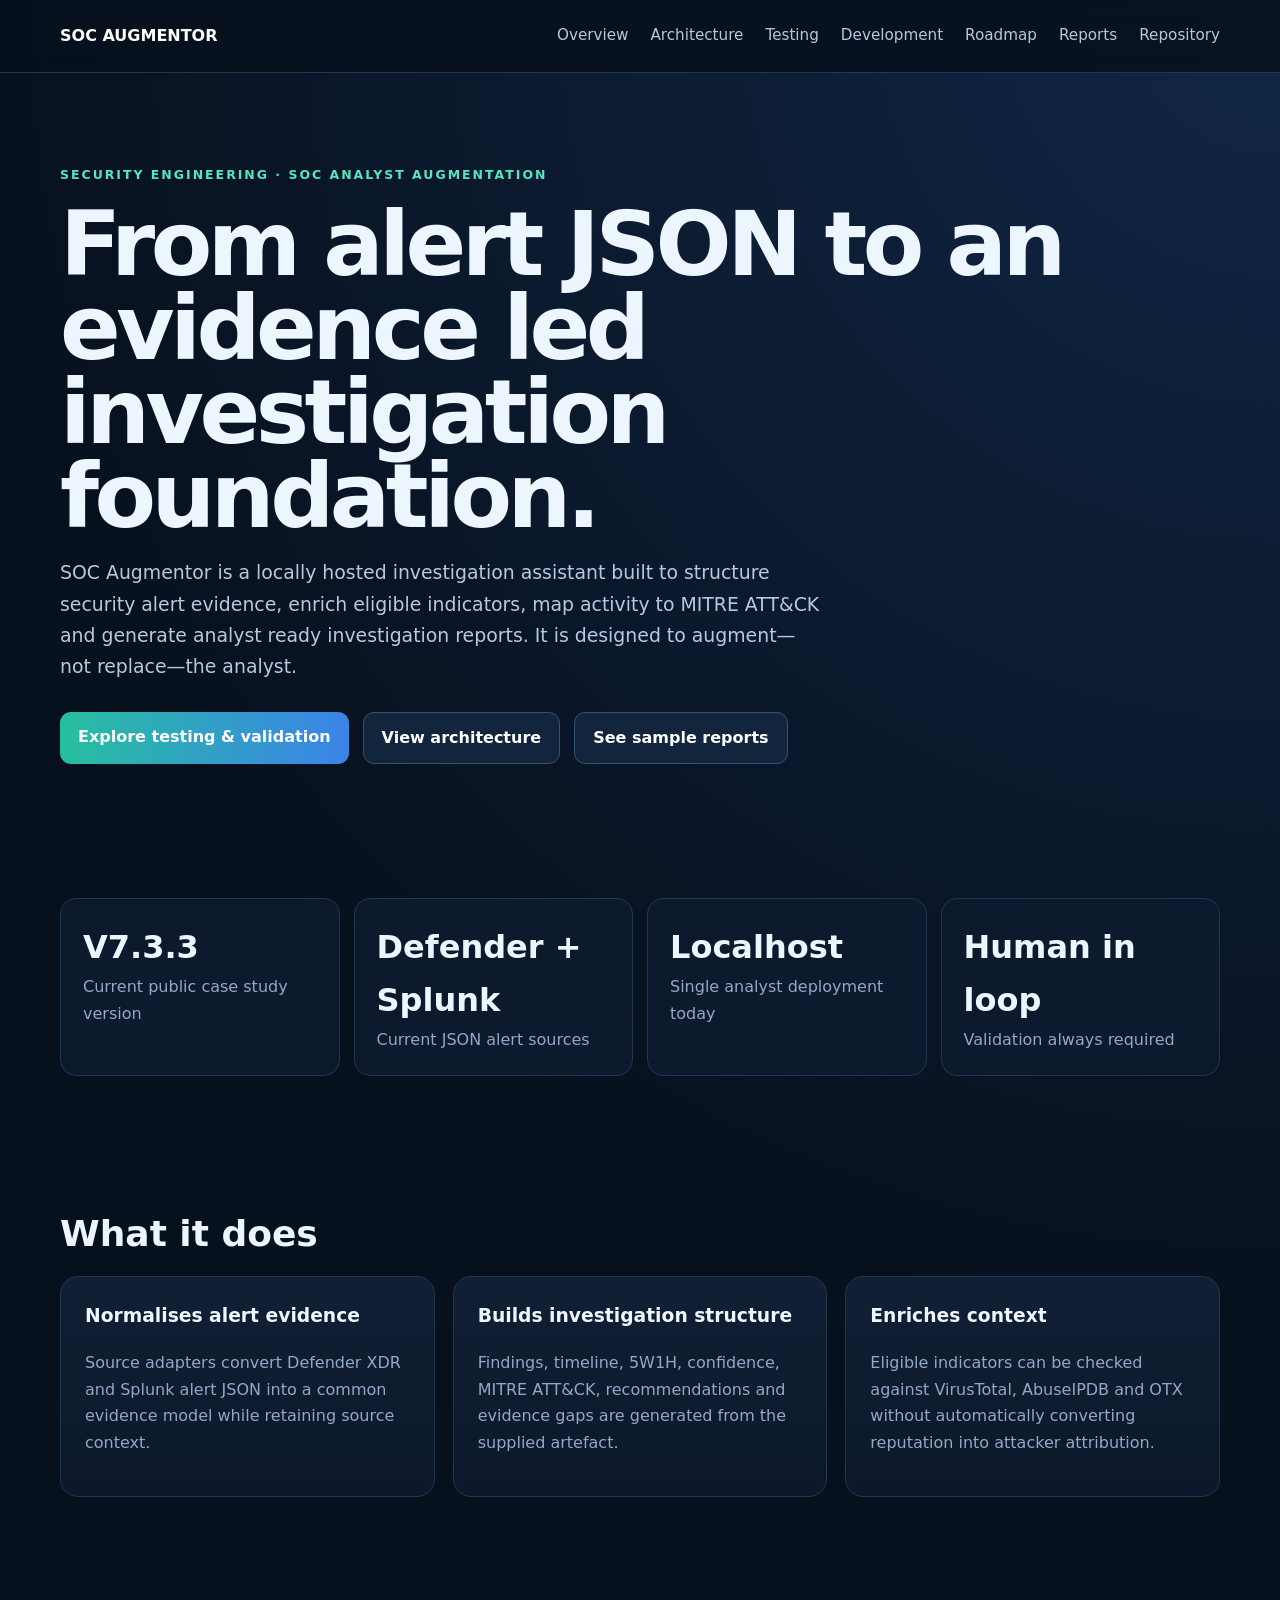
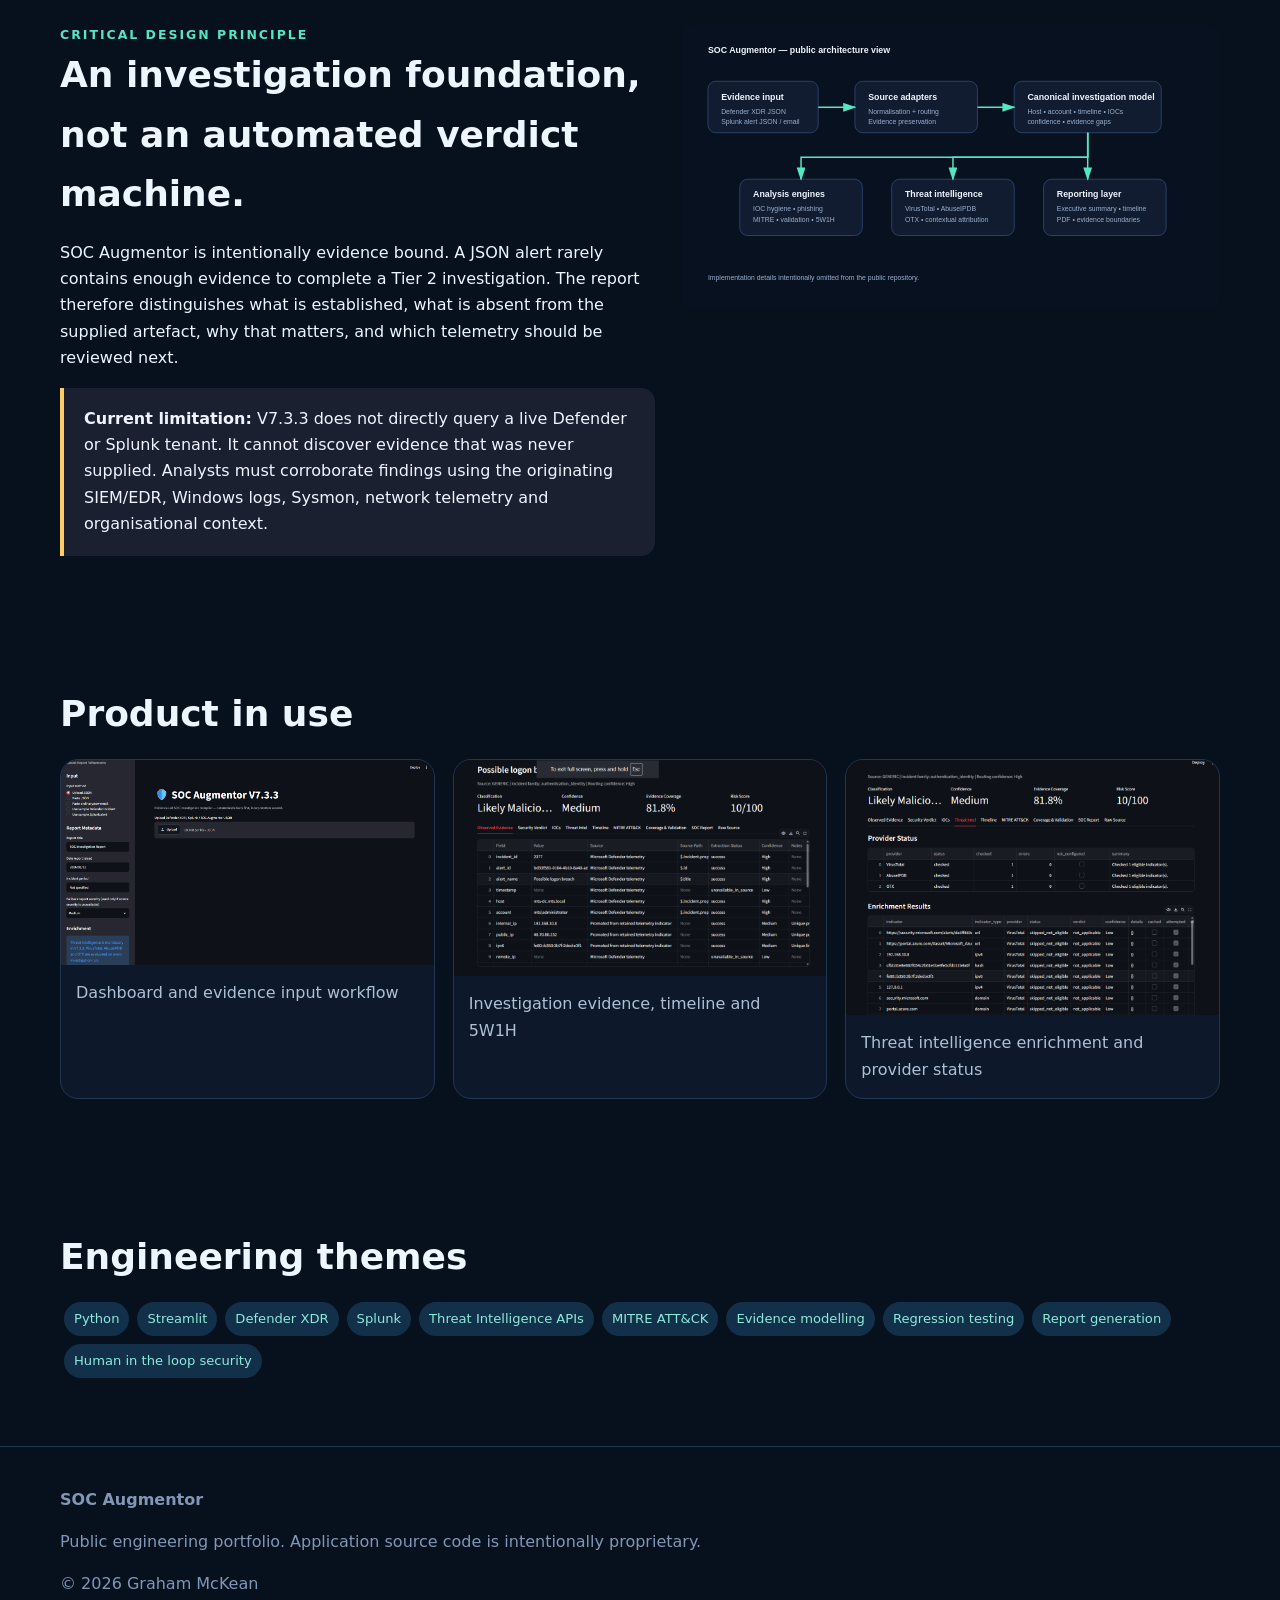
<file: index.html>
<!doctype html><html lang="en"><head><meta charset="utf-8"><meta name="viewport" content="width=device-width,initial-scale=1"><meta name="description" content="SOC Augmentor public engineering portfolio"><title>Overview | SOC Augmentor</title><link rel="stylesheet" href="assets/css/style.css"></head><body>
<nav><div class="wrap"><a class="brand" href="index.html">SOC AUGMENTOR</a><div class="navlinks"><a href="index.html">Overview</a><a href="architecture.html">Architecture</a><a href="testing.html">Testing</a><a href="development.html">Development</a><a href="roadmap.html">Roadmap</a><a href="reports.html">Reports</a><a href="https://github.com/grhmmckean33/soc-augmentor">Repository</a></div></div></nav>

<header class="hero"><div class="wrap"><div class="eyebrow">Security engineering · SOC analyst augmentation</div><h1>From alert JSON to an evidence led investigation foundation.</h1><p>SOC Augmentor is a locally hosted investigation assistant built to structure security alert evidence, enrich eligible indicators, map activity to MITRE ATT&CK and generate analyst ready investigation reports. It is designed to augment—not replace—the analyst.</p><div class="actions"><a class="btn primary" href="testing.html">Explore testing & validation</a><a class="btn" href="architecture.html">View architecture</a><a class="btn" href="reports.html">See sample reports</a></div></div></header>
<section><div class="wrap"><div class="kpis"><div class="kpi"><b>V7.3.3</b><span class="muted">Current public case study version</span></div><div class="kpi"><b>Defender + Splunk</b><span class="muted">Current JSON alert sources</span></div><div class="kpi"><b>Localhost</b><span class="muted">Single analyst deployment today</span></div><div class="kpi"><b>Human in loop</b><span class="muted">Validation always required</span></div></div></div></section>
<section><div class="wrap"><h2 class="section-title">What it does</h2><div class="grid"><div class="card"><h3>Normalises alert evidence</h3><p class="muted">Source adapters convert Defender XDR and Splunk alert JSON into a common evidence model while retaining source context.</p></div><div class="card"><h3>Builds investigation structure</h3><p class="muted">Findings, timeline, 5W1H, confidence, MITRE ATT&CK, recommendations and evidence gaps are generated from the supplied artefact.</p></div><div class="card"><h3>Enriches context</h3><p class="muted">Eligible indicators can be checked against VirusTotal, AbuseIPDB and OTX without automatically converting reputation into attacker attribution.</p></div></div></div></section>
<section><div class="wrap"><div class="two"><div><div class="eyebrow">Critical design principle</div><h2 class="section-title">An investigation foundation, not an automated verdict machine.</h2><p>SOC Augmentor is intentionally evidence bound. A JSON alert rarely contains enough evidence to complete a Tier 2 investigation. The report therefore distinguishes what is established, what is absent from the supplied artefact, why that matters, and which telemetry should be reviewed next.</p><div class="callout"><b>Current limitation:</b> V7.3.3 does not directly query a live Defender or Splunk tenant. It cannot discover evidence that was never supplied. Analysts must corroborate findings using the originating SIEM/EDR, Windows logs, Sysmon, network telemetry and organisational context.</div></div><img src="assets/img/architecture.svg" alt="SOC Augmentor architecture" style="width:100%"></div></div></section>
<section><div class="wrap"><h2 class="section-title">Product in use</h2><p class="muted"></p><div class="grid"><div class="shot"><img src="assets/screenshots/01-dashboard.png"><div class="cap">Dashboard and evidence input workflow</div></div><div class="shot"><img src="assets/screenshots/03-investigation-tabs.png"><div class="cap">Investigation evidence, timeline and 5W1H</div></div><div class="shot"><img src="assets/screenshots/04-threat-intel.png"><div class="cap">Threat intelligence enrichment and provider status</div></div></div></div></section>
<section><div class="wrap"><h2 class="section-title">Engineering themes</h2><div><span class="tag">Python</span><span class="tag">Streamlit</span><span class="tag">Defender XDR</span><span class="tag">Splunk</span><span class="tag">Threat Intelligence APIs</span><span class="tag">MITRE ATT&CK</span><span class="tag">Evidence modelling</span><span class="tag">Regression testing</span><span class="tag">Report generation</span><span class="tag">Human in the loop security</span></div></div></section>

<footer class="footer"><div class="wrap"><b>SOC Augmentor</b><p>Public engineering portfolio. Application source code is intentionally proprietary.</p><span>© <span data-year></span> Graham McKean</span></div></footer><script src="assets/js/main.js"></script></body></html>
</file>
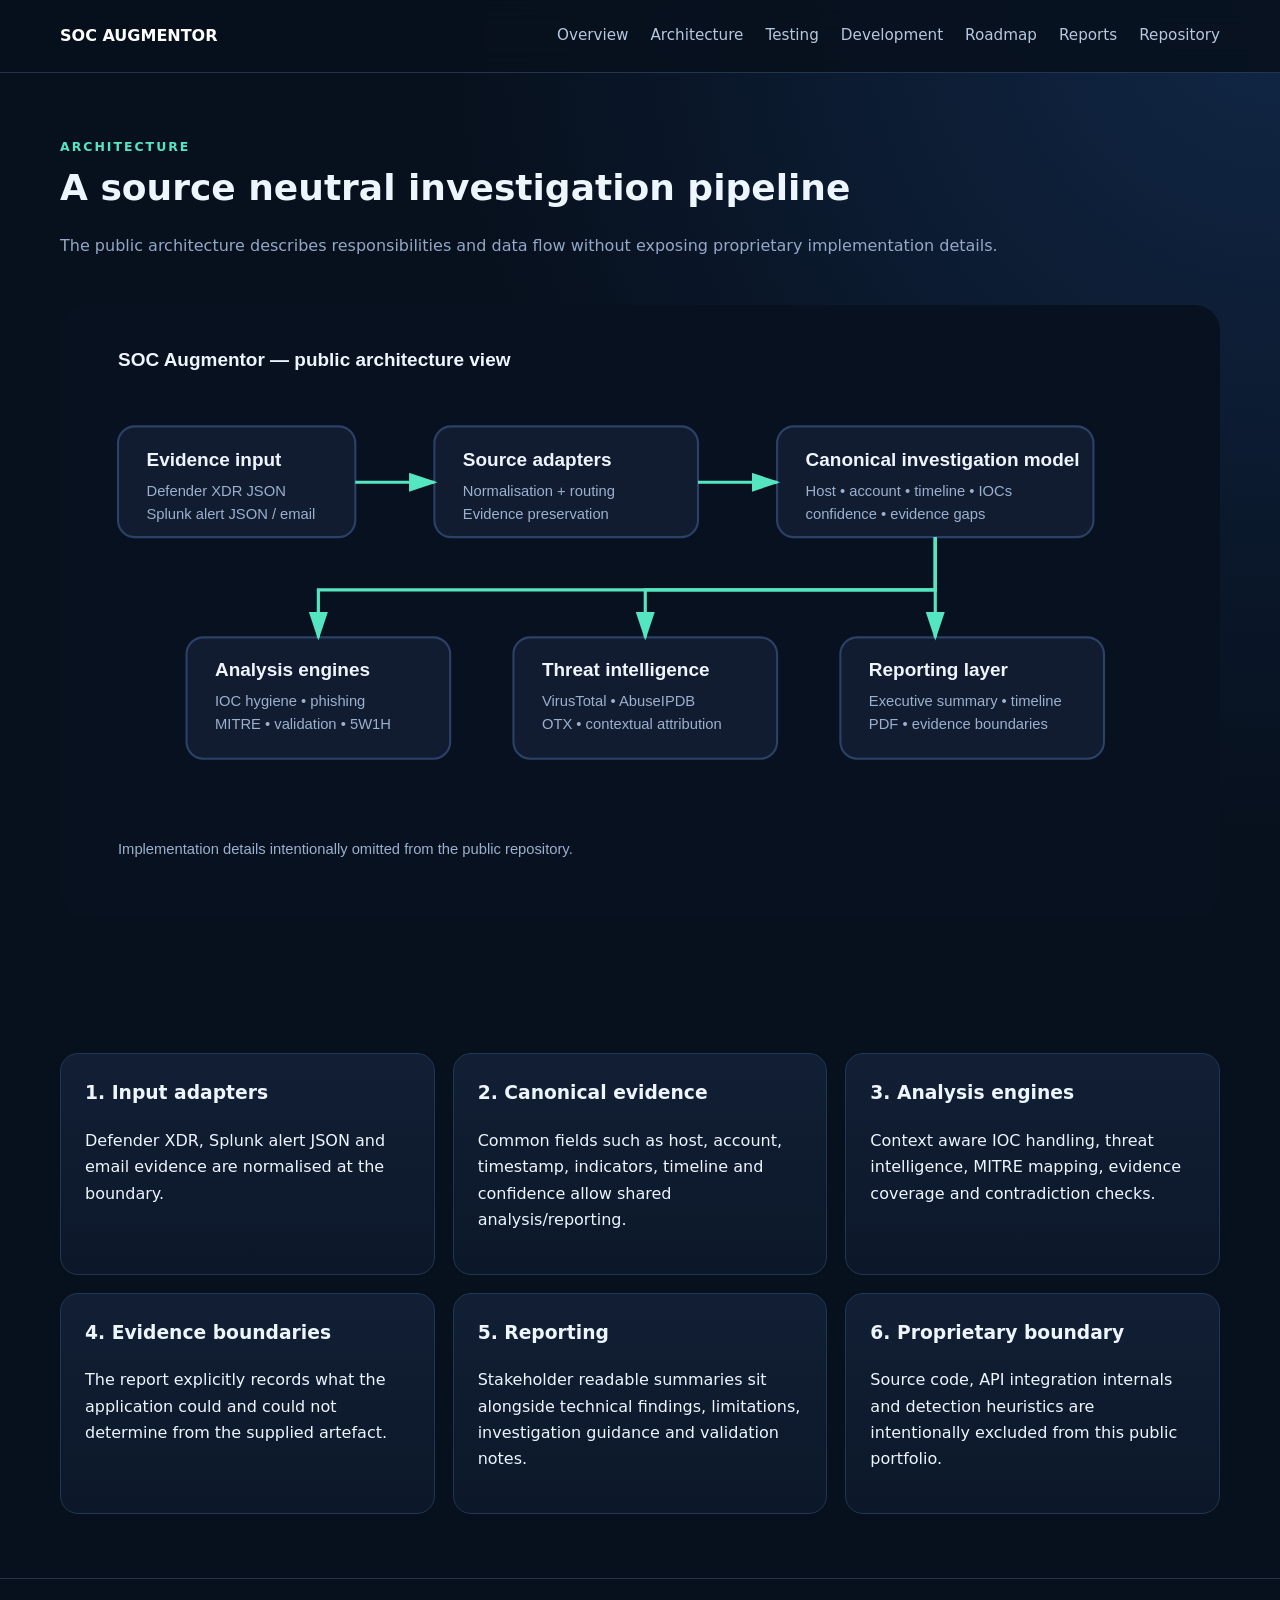
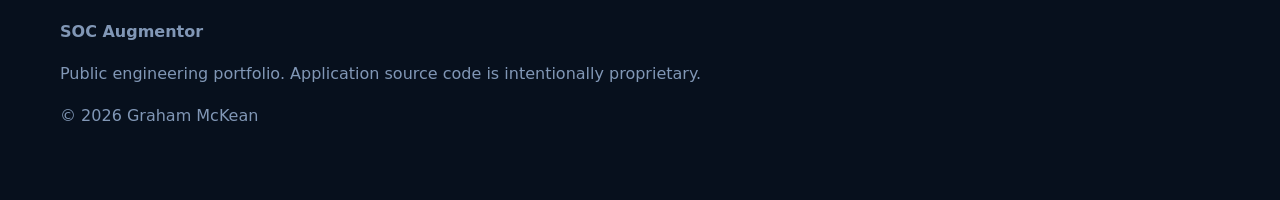
<file: architecture.html>
<!doctype html><html lang="en"><head><meta charset="utf-8"><meta name="viewport" content="width=device-width,initial-scale=1"><meta name="description" content="SOC Augmentor public engineering portfolio"><title>Architecture | SOC Augmentor</title><link rel="stylesheet" href="assets/css/style.css"></head><body>
<nav><div class="wrap"><a class="brand" href="index.html">SOC AUGMENTOR</a><div class="navlinks"><a href="index.html">Overview</a><a href="architecture.html">Architecture</a><a href="testing.html">Testing</a><a href="development.html">Development</a><a href="roadmap.html">Roadmap</a><a href="reports.html">Reports</a><a href="https://github.com/grhmmckean33/soc-augmentor">Repository</a></div></div></nav>
<main><section><div class="wrap"><div class="eyebrow">Architecture</div><h1 class="section-title">A source neutral investigation pipeline</h1><p class="muted">The public architecture describes responsibilities and data flow without exposing proprietary implementation details.</p><img src="assets/img/architecture.svg" style="width:100%;margin-top:30px"></div></section><section><div class="wrap"><div class="grid"><div class="card"><h3>1. Input adapters</h3><p>Defender XDR, Splunk alert JSON and email evidence are normalised at the boundary.</p></div><div class="card"><h3>2. Canonical evidence</h3><p>Common fields such as host, account, timestamp,  indicators, timeline and confidence allow shared analysis/reporting.</p></div><div class="card"><h3>3. Analysis engines</h3><p>Context aware IOC handling, threat intelligence, MITRE mapping, evidence coverage and contradiction checks.</p></div><div class="card"><h3>4. Evidence boundaries</h3><p>The report explicitly records what the application could and could not determine from the supplied artefact.</p></div><div class="card"><h3>5. Reporting</h3><p>Stakeholder readable summaries sit alongside technical findings, limitations, investigation guidance and validation notes.</p></div><div class="card"><h3>6. Proprietary boundary</h3><p>Source code, API integration internals and detection heuristics are intentionally excluded from this public portfolio.</p></div></div></div></section></main>
<footer class="footer"><div class="wrap"><b>SOC Augmentor</b><p>Public engineering portfolio. Application source code is intentionally proprietary.</p><span>© <span data-year></span> Graham McKean</span></div></footer><script src="assets/js/main.js"></script></body></html>
</file>
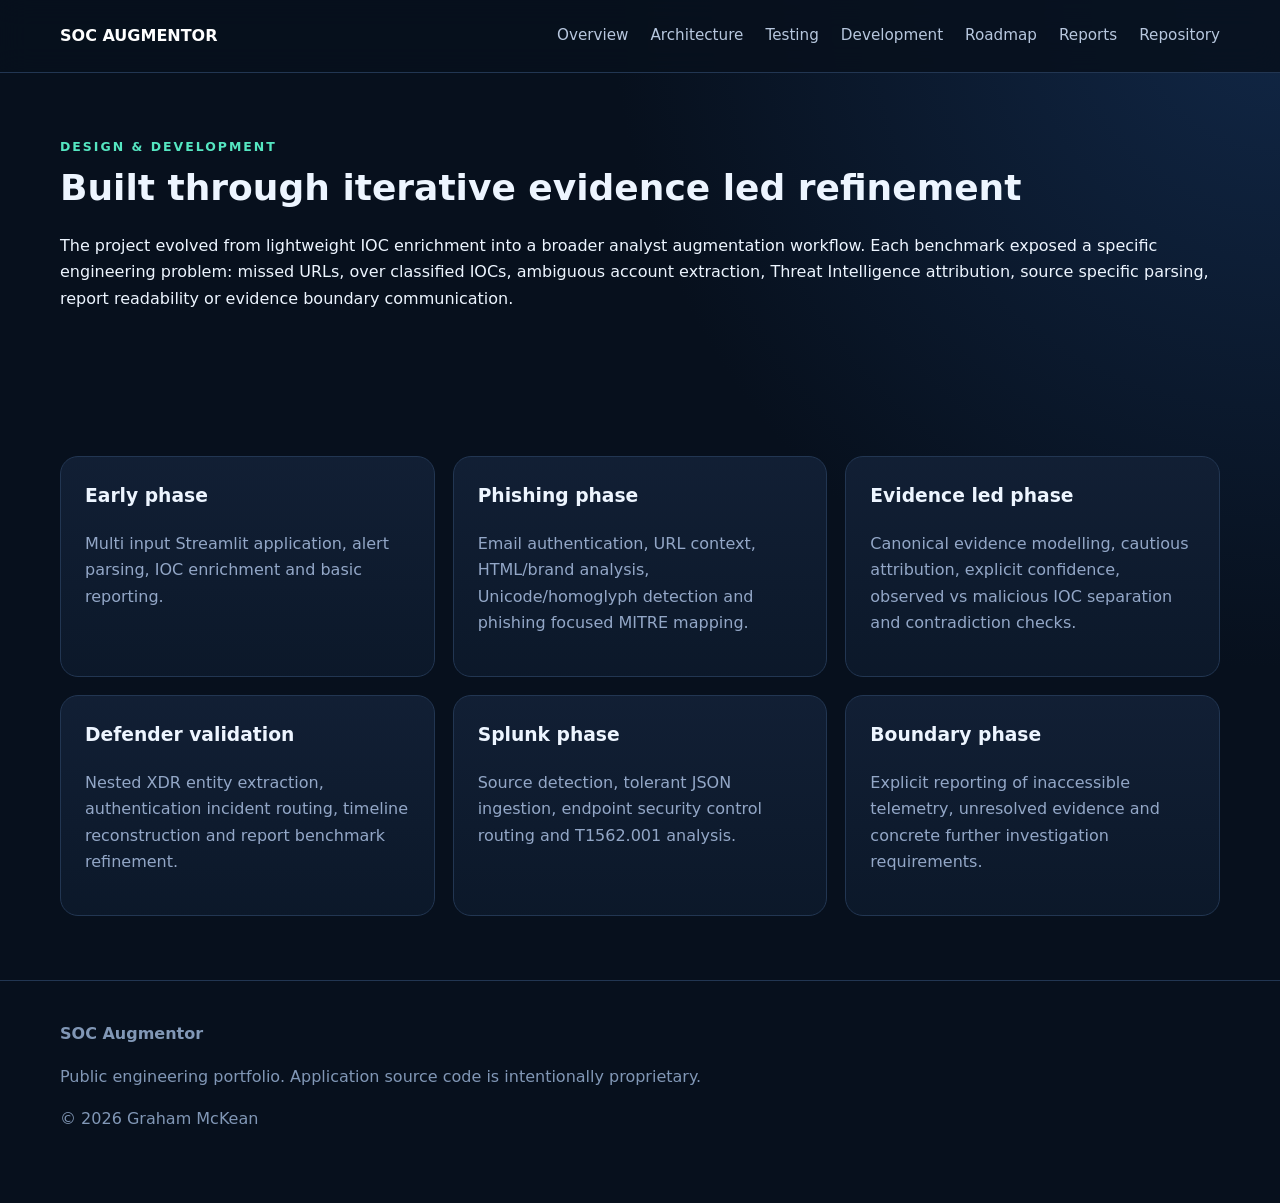
<file: development.html>
<!doctype html><html lang="en"><head><meta charset="utf-8"><meta name="viewport" content="width=device-width,initial-scale=1"><meta name="description" content="SOC Augmentor public engineering portfolio"><title>Development | SOC Augmentor</title><link rel="stylesheet" href="assets/css/style.css"></head><body>
<nav><div class="wrap"><a class="brand" href="index.html">SOC AUGMENTOR</a><div class="navlinks"><a href="index.html">Overview</a><a href="architecture.html">Architecture</a><a href="testing.html">Testing</a><a href="development.html">Development</a><a href="roadmap.html">Roadmap</a><a href="reports.html">Reports</a><a href="https://github.com/grhmmckean33/soc-augmentor">Repository</a></div></div></nav>
<main><section><div class="wrap"><div class="eyebrow">Design & development</div><h1 class="section-title">Built through iterative evidence led refinement</h1><p>The project evolved from lightweight IOC enrichment into a broader analyst augmentation workflow. Each benchmark exposed a specific engineering problem: missed URLs, over classified IOCs, ambiguous account extraction, Threat Intelligence attribution, source specific parsing, report readability or evidence boundary communication.</p></div></section><section><div class="wrap"><div class="grid"><div class="card"><h3>Early phase</h3><p class="muted">Multi input Streamlit application, alert parsing, IOC enrichment and basic reporting.</p></div><div class="card"><h3>Phishing phase</h3><p class="muted">Email authentication, URL context, HTML/brand analysis, Unicode/homoglyph detection and phishing focused MITRE mapping.</p></div><div class="card"><h3>Evidence led phase</h3><p class="muted">Canonical evidence modelling, cautious attribution, explicit confidence, observed vs malicious IOC separation and contradiction checks.</p></div><div class="card"><h3>Defender validation</h3><p class="muted">Nested XDR entity extraction, authentication incident routing, timeline reconstruction and report benchmark refinement.</p></div><div class="card"><h3>Splunk phase</h3><p class="muted">Source detection, tolerant JSON ingestion, endpoint security control routing and T1562.001 analysis.</p></div><div class="card"><h3>Boundary phase</h3><p class="muted">Explicit reporting of inaccessible telemetry, unresolved evidence and concrete further investigation requirements.</p></div></div></div></section></main>
<footer class="footer"><div class="wrap"><b>SOC Augmentor</b><p>Public engineering portfolio. Application source code is intentionally proprietary.</p><span>© <span data-year></span> Graham McKean</span></div></footer><script src="assets/js/main.js"></script></body></html>
</file>
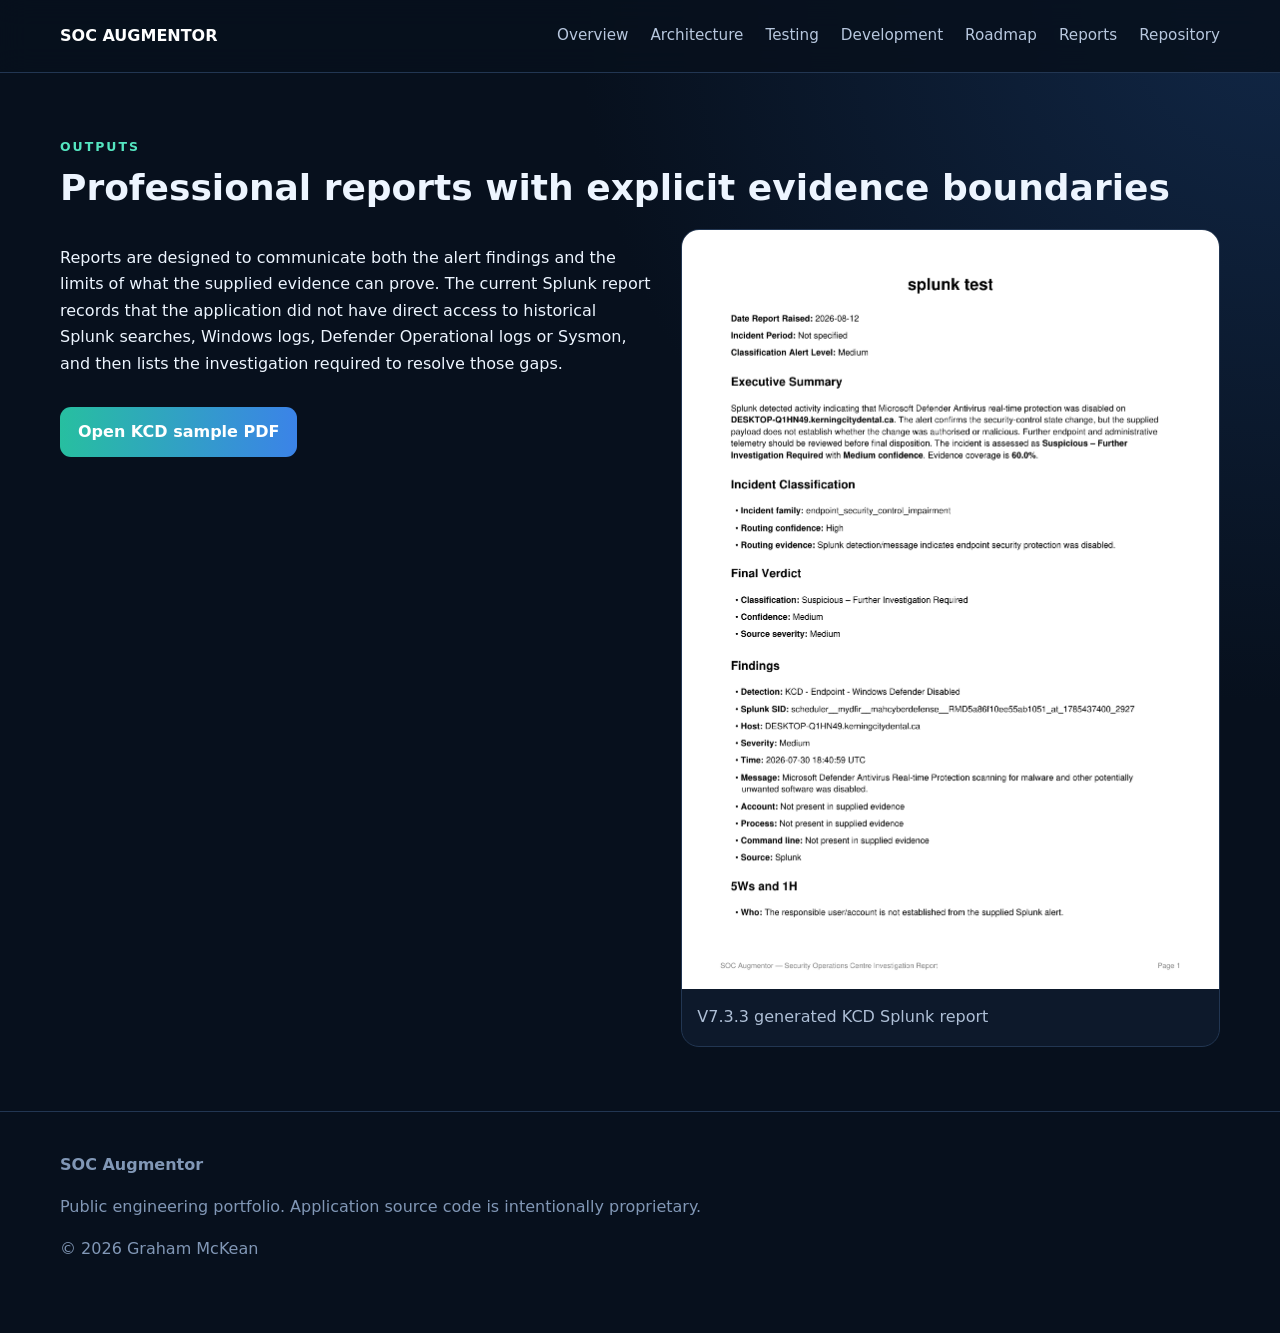
<file: reports.html>
<!doctype html><html lang="en"><head><meta charset="utf-8"><meta name="viewport" content="width=device-width,initial-scale=1"><meta name="description" content="SOC Augmentor public engineering portfolio"><title>Reports | SOC Augmentor</title><link rel="stylesheet" href="assets/css/style.css"></head><body>
<nav><div class="wrap"><a class="brand" href="index.html">SOC AUGMENTOR</a><div class="navlinks"><a href="index.html">Overview</a><a href="architecture.html">Architecture</a><a href="testing.html">Testing</a><a href="development.html">Development</a><a href="roadmap.html">Roadmap</a><a href="reports.html">Reports</a><a href="https://github.com/grhmmckean33/soc-augmentor">Repository</a></div></div></nav>
<main><section><div class="wrap"><div class="eyebrow">Outputs</div><h1 class="section-title">Professional reports with explicit evidence boundaries</h1><div class="two"><div><p>Reports are designed to communicate both the alert findings and the limits of what the supplied evidence can prove. The current Splunk report records that the application did not have direct access to historical Splunk searches, Windows logs, Defender Operational logs or Sysmon, and then lists the investigation required to resolve those gaps.</p><div class="actions"><a class="btn primary" href="reports/KCD-Splunk-Alert-SOC-Augmentor-V7.3.3.pdf">Open KCD sample PDF</a></div></div><div class="shot"><img src="assets/img/generated-report.png" onerror="this.style.display='none'"><div class="cap">V7.3.3 generated KCD Splunk report</div></div></div></div></section></main>
<footer class="footer"><div class="wrap"><b>SOC Augmentor</b><p>Public engineering portfolio. Application source code is intentionally proprietary.</p><span>© <span data-year></span> Graham McKean</span></div></footer><script src="assets/js/main.js"></script></body></html>
</file>
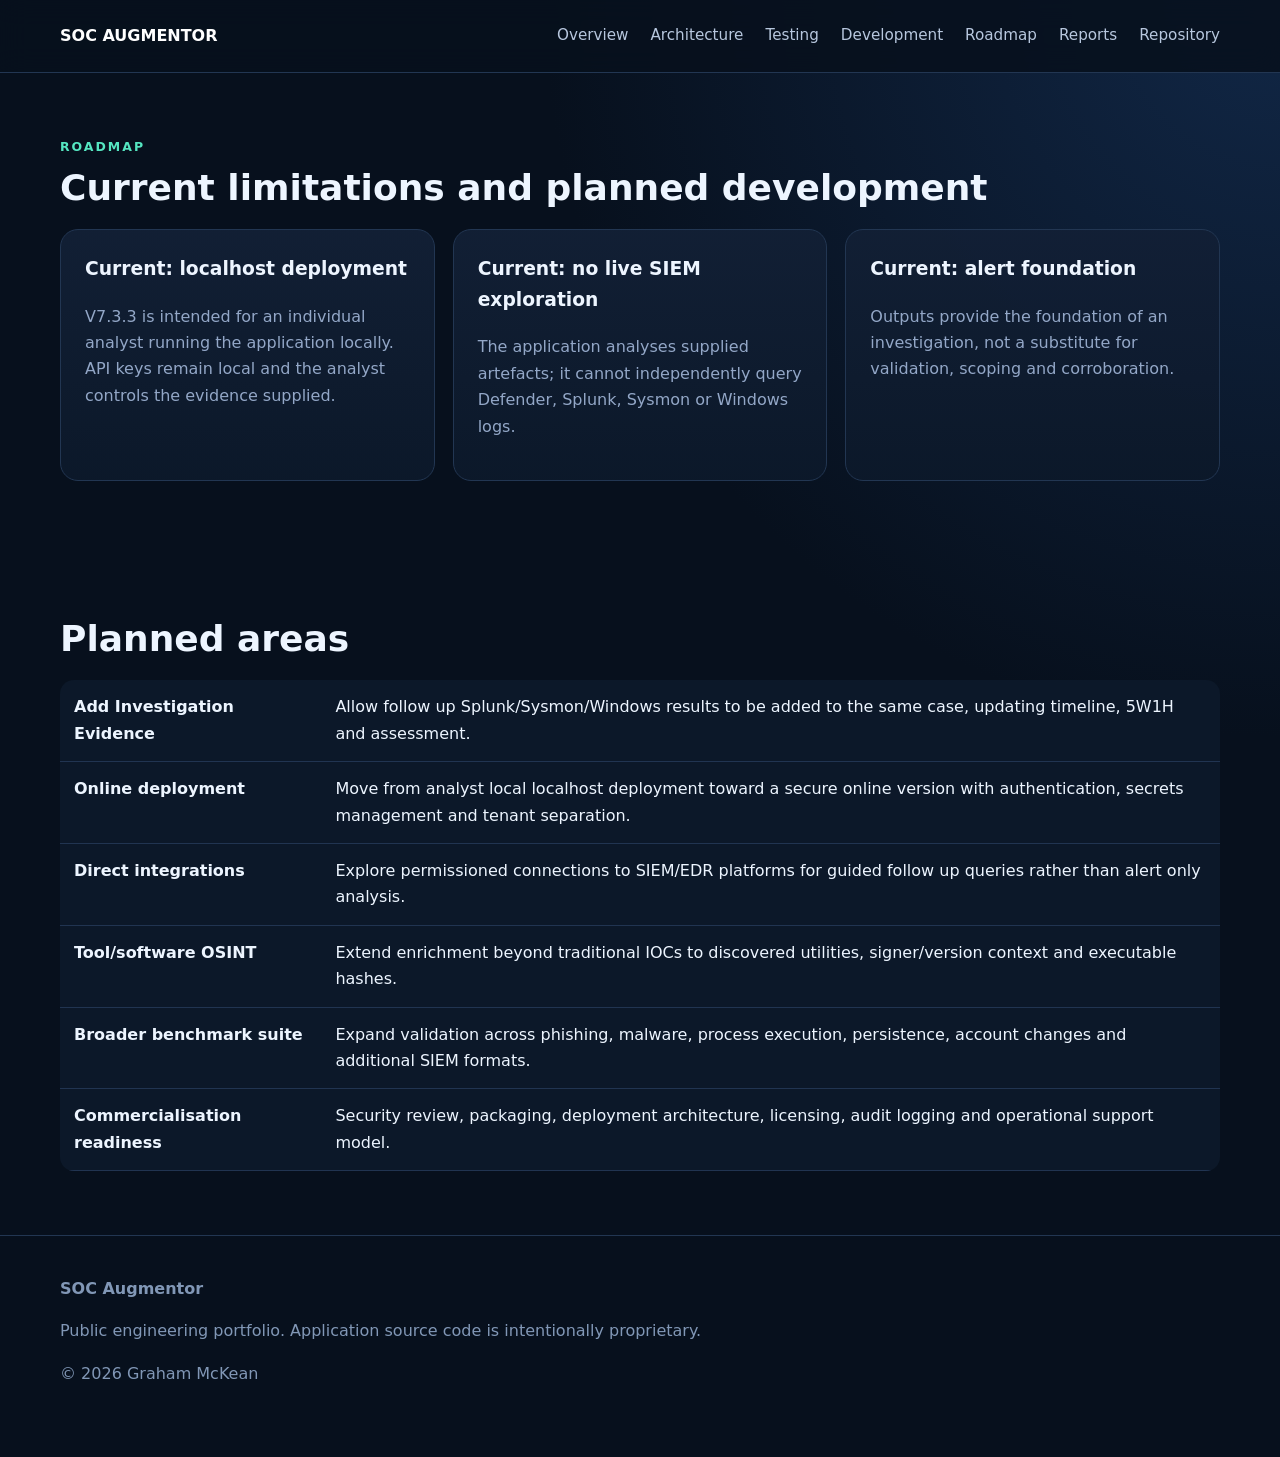
<file: roadmap.html>
<!doctype html><html lang="en"><head><meta charset="utf-8"><meta name="viewport" content="width=device-width,initial-scale=1"><meta name="description" content="SOC Augmentor public engineering portfolio"><title>Roadmap | SOC Augmentor</title><link rel="stylesheet" href="assets/css/style.css"></head><body>
<nav><div class="wrap"><a class="brand" href="index.html">SOC AUGMENTOR</a><div class="navlinks"><a href="index.html">Overview</a><a href="architecture.html">Architecture</a><a href="testing.html">Testing</a><a href="development.html">Development</a><a href="roadmap.html">Roadmap</a><a href="reports.html">Reports</a><a href="https://github.com/grhmmckean33/soc-augmentor">Repository</a></div></div></nav>
<main><section><div class="wrap"><div class="eyebrow">Roadmap</div><h1 class="section-title">Current limitations and planned development</h1><div class="grid"><div class="card"><h3>Current: localhost deployment</h3><p class="muted">V7.3.3 is intended for an individual analyst running the application locally. API keys remain local and the analyst controls the evidence supplied.</p></div><div class="card"><h3>Current: no live SIEM exploration</h3><p class="muted">The application analyses supplied artefacts; it cannot independently query Defender, Splunk, Sysmon or Windows logs.</p></div><div class="card"><h3>Current: alert foundation</h3><p class="muted">Outputs provide the foundation of an investigation, not a substitute for validation, scoping and corroboration.</p></div></div></div></section>
<section><div class="wrap"><h2 class="section-title">Planned areas</h2><table><tbody><tr><td><b>Add Investigation Evidence</b></td><td>Allow follow up Splunk/Sysmon/Windows results to be added to the same case, updating timeline, 5W1H and assessment.</td></tr><tr><td><b>Online deployment</b></td><td>Move from analyst local localhost deployment toward a secure online version with authentication, secrets management and tenant separation.</td></tr><tr><td><b>Direct integrations</b></td><td>Explore permissioned connections to SIEM/EDR platforms for guided follow up queries rather than alert only analysis.</td></tr><tr><td><b>Tool/software OSINT</b></td><td>Extend enrichment beyond traditional IOCs to discovered utilities, signer/version context and executable hashes.</td></tr><tr><td><b>Broader benchmark suite</b></td><td>Expand validation across phishing, malware, process execution, persistence, account changes and additional SIEM formats.</td></tr><tr><td><b>Commercialisation readiness</b></td><td>Security review, packaging, deployment architecture, licensing, audit logging and operational support model.</td></tr></tbody></table></div></section></main>
<footer class="footer"><div class="wrap"><b>SOC Augmentor</b><p>Public engineering portfolio. Application source code is intentionally proprietary.</p><span>© <span data-year></span> Graham McKean</span></div></footer><script src="assets/js/main.js"></script></body></html>
</file>
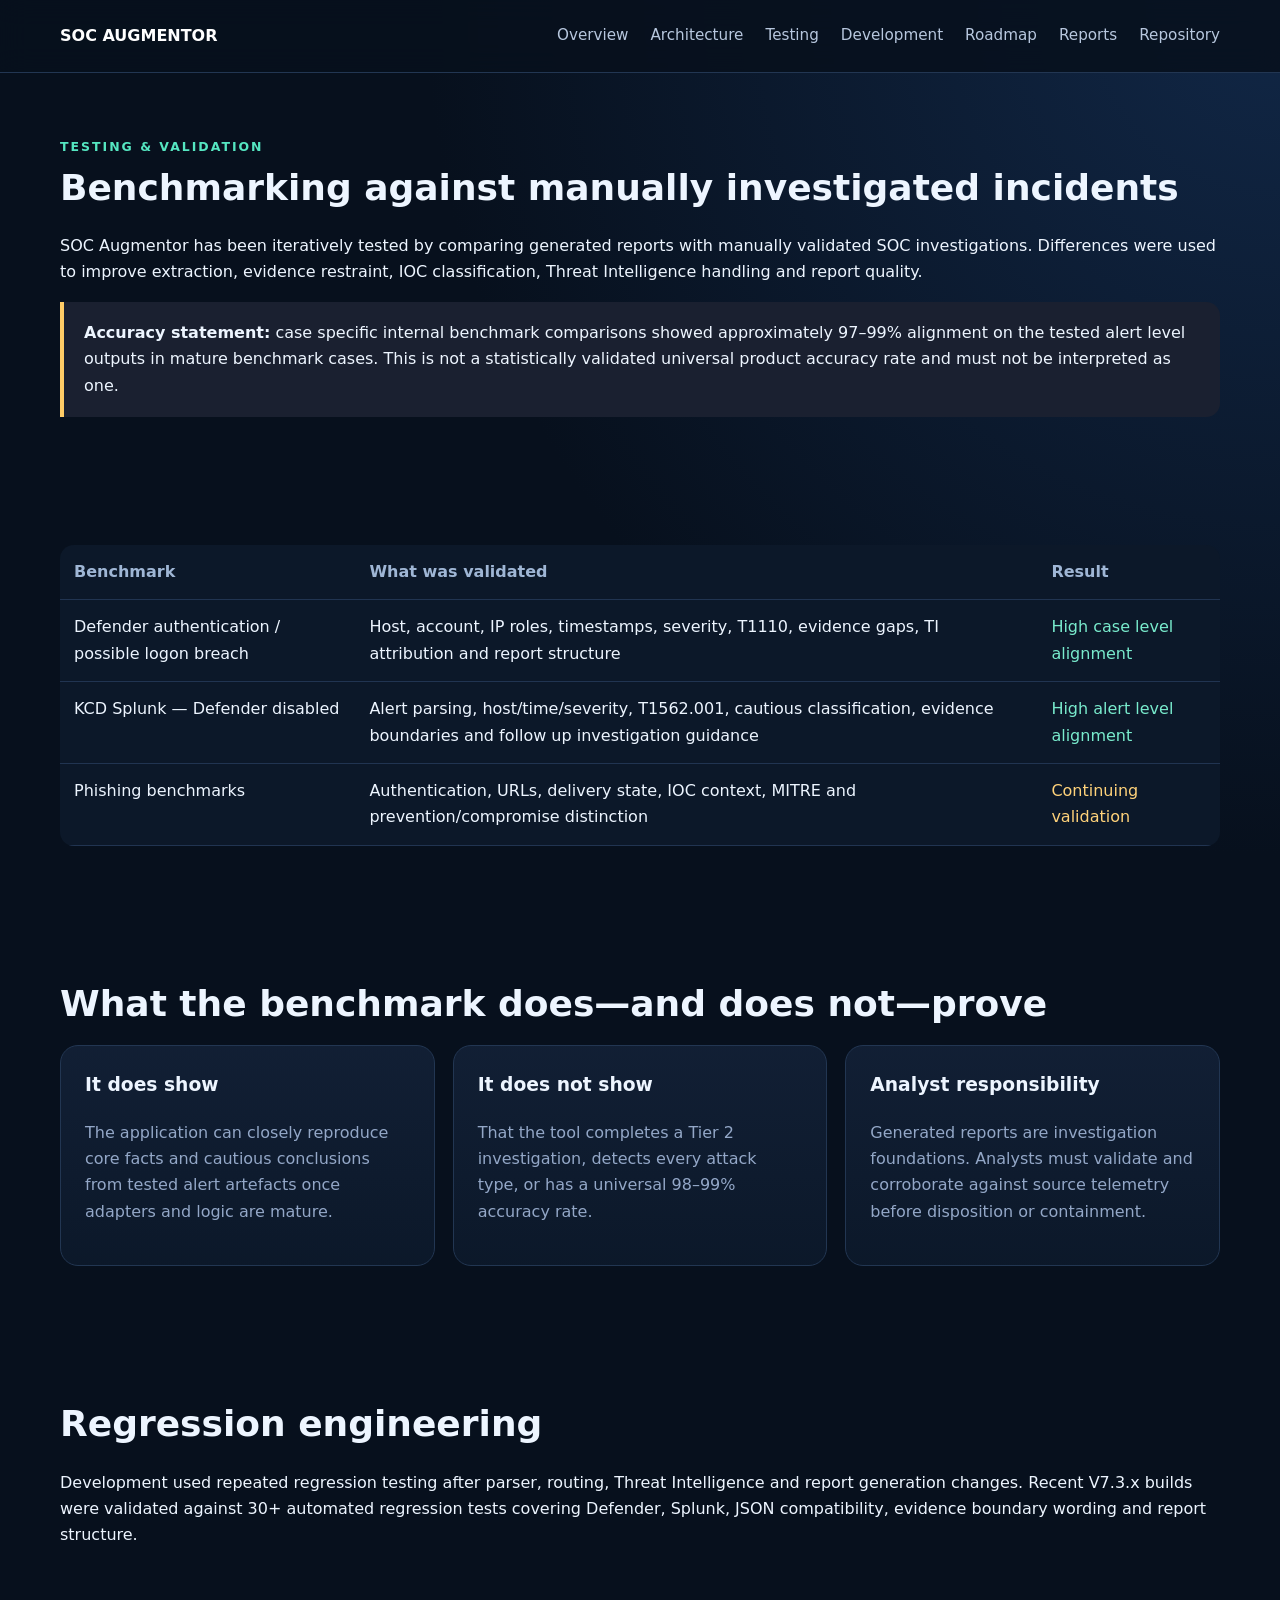
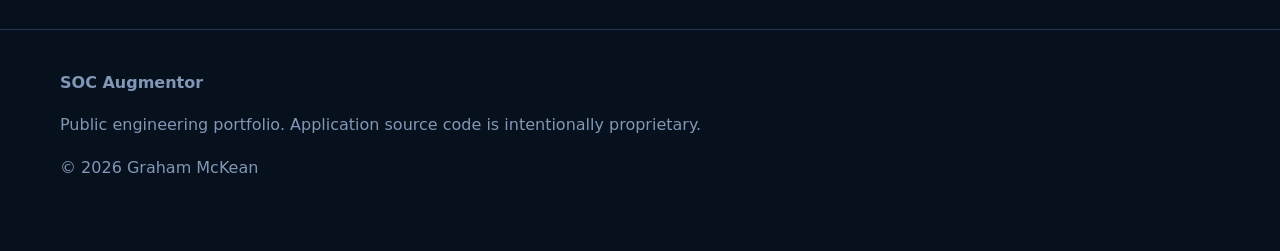
<file: testing.html>
<!doctype html><html lang="en"><head><meta charset="utf-8"><meta name="viewport" content="width=device-width,initial-scale=1"><meta name="description" content="SOC Augmentor public engineering portfolio"><title>Testing | SOC Augmentor</title><link rel="stylesheet" href="assets/css/style.css"></head><body>
<nav><div class="wrap"><a class="brand" href="index.html">SOC AUGMENTOR</a><div class="navlinks"><a href="index.html">Overview</a><a href="architecture.html">Architecture</a><a href="testing.html">Testing</a><a href="development.html">Development</a><a href="roadmap.html">Roadmap</a><a href="reports.html">Reports</a><a href="https://github.com/grhmmckean33/soc-augmentor">Repository</a></div></div></nav>
<main><section><div class="wrap"><div class="eyebrow">Testing & validation</div><h1 class="section-title">Benchmarking against manually investigated incidents</h1><p>SOC Augmentor has been iteratively tested by comparing generated reports with manually validated SOC investigations. Differences were used to improve extraction, evidence restraint, IOC classification, Threat Intelligence handling and report quality.</p><div class="callout"><b>Accuracy statement:</b> case specific internal benchmark comparisons showed approximately 97–99% alignment on the tested alert level outputs in mature benchmark cases. This is not a statistically validated universal product accuracy rate and must not be interpreted as one.</div></div></section>
<section><div class="wrap"><table><thead><tr><th>Benchmark</th><th>What was validated</th><th>Result</th></tr></thead><tbody><tr><td>Defender authentication / possible logon breach</td><td>Host, account, IP roles, timestamps, severity, T1110, evidence gaps, TI attribution and report structure</td><td><span class="good">High case level alignment</span></td></tr><tr><td>KCD Splunk — Defender disabled</td><td>Alert parsing, host/time/severity, T1562.001, cautious classification, evidence boundaries and follow up investigation guidance</td><td><span class="good">High alert level alignment</span></td></tr><tr><td>Phishing benchmarks</td><td>Authentication, URLs, delivery state, IOC context, MITRE and prevention/compromise distinction</td><td><span class="warn">Continuing validation</span></td></tr></tbody></table></div></section>
<section><div class="wrap"><h2 class="section-title">What the benchmark does—and does not—prove</h2><div class="grid"><div class="card"><h3>It does show</h3><p class="muted">The application can closely reproduce core facts and cautious conclusions from tested alert artefacts once adapters and logic are mature.</p></div><div class="card"><h3>It does not show</h3><p class="muted">That the tool completes a Tier 2 investigation, detects every attack type, or has a universal 98–99% accuracy rate.</p></div><div class="card"><h3>Analyst responsibility</h3><p class="muted">Generated reports are investigation foundations. Analysts must validate and corroborate against source telemetry before disposition or containment.</p></div></div></div></section>
<section><div class="wrap"><h2 class="section-title">Regression engineering</h2><p>Development used repeated regression testing after parser, routing, Threat Intelligence and report generation changes. Recent V7.3.x builds were validated against 30+ automated regression tests covering Defender, Splunk, JSON compatibility, evidence boundary wording and report structure.</p></div></section></main>
<footer class="footer"><div class="wrap"><b>SOC Augmentor</b><p>Public engineering portfolio. Application source code is intentionally proprietary.</p><span>© <span data-year></span> Graham McKean</span></div></footer><script src="assets/js/main.js"></script></body></html>
</file>
<file: assets/css/style.css>
:root{--bg:#07101d;--panel:#0e1a2d;--panel2:#121f35;--text:#edf5ff;--muted:#93a7c7;--teal:#55e6c1;--blue:#62a8ff;--line:#223652;--warn:#ffcc66}
*{box-sizing:border-box}html{scroll-behavior:smooth}body{margin:0;background:radial-gradient(circle at top right,#112746 0,#07101d 38%);color:var(--text);font-family:Inter,ui-sans-serif,system-ui,-apple-system,Segoe UI,sans-serif;line-height:1.65}
a{color:var(--teal);text-decoration:none}a:hover{color:#fff}.wrap{width:min(1160px,92%);margin:auto}
nav{position:sticky;top:0;z-index:20;background:rgba(7,16,29,.88);backdrop-filter:blur(14px);border-bottom:1px solid var(--line)}nav .wrap{display:flex;align-items:center;justify-content:space-between;min-height:72px}.brand{font-weight:800;color:#fff}.navlinks{display:flex;gap:22px;flex-wrap:wrap}.navlinks a{color:#b7c7de;font-size:.95rem}
.hero{padding:92px 0 70px}.eyebrow{color:var(--teal);text-transform:uppercase;letter-spacing:.16em;font-size:.78rem;font-weight:800}.hero h1{font-size:clamp(3rem,7vw,6.4rem);line-height:.94;letter-spacing:-.05em;margin:.18em 0}.hero p{max-width:760px;color:#b8c8de;font-size:1.18rem}.actions{display:flex;gap:14px;flex-wrap:wrap;margin-top:30px}.btn{display:inline-block;padding:12px 18px;border-radius:11px;border:1px solid #355174;background:#13243d;color:#fff;font-weight:750}.btn.primary{background:linear-gradient(90deg,#27bfa0,#3b83e8);border:0}
.grid{display:grid;grid-template-columns:repeat(3,1fr);gap:18px}.card{background:linear-gradient(180deg,rgba(18,31,53,.97),rgba(12,24,42,.97));border:1px solid var(--line);border-radius:18px;padding:24px}.card h3{margin-top:0}.muted{color:var(--muted)}section{padding:64px 0}.section-title{font-size:2.25rem;margin:0 0 12px}.kpis{display:grid;grid-template-columns:repeat(4,1fr);gap:14px}.kpi{padding:22px;border:1px solid var(--line);border-radius:16px;background:#0d1a2d}.kpi b{font-size:2rem;display:block}.tag{display:inline-block;padding:6px 10px;border-radius:999px;background:#12304a;color:#8ee9da;margin:4px;font-size:.82rem}.callout{border-left:4px solid var(--warn);background:#1a2030;padding:18px 20px;border-radius:0 14px 14px 0}.shot{background:#0d192b;border:1px solid var(--line);border-radius:18px;overflow:hidden}.shot img{width:100%;display:block}.shot .cap{padding:15px;color:#aebfd6}.two{display:grid;grid-template-columns:1.05fr .95fr;gap:26px;align-items:start}table{width:100%;border-collapse:collapse;background:#0c1829;border-radius:14px;overflow:hidden}th,td{padding:14px;border-bottom:1px solid #213451;text-align:left;vertical-align:top}th{color:#9fb6d5}.good{color:#79ebcd}.warn{color:#ffd27a}.footer{padding:40px 0 70px;border-top:1px solid var(--line);color:#8197b6}
code{background:#0b1728;padding:.15em .4em;border-radius:5px}pre{background:#081422;border:1px solid var(--line);padding:18px;border-radius:14px;overflow:auto}
@media(max-width:850px){.grid,.kpis,.two{grid-template-columns:1fr}.navlinks{display:none}.hero{padding-top:55px}}
</file>
